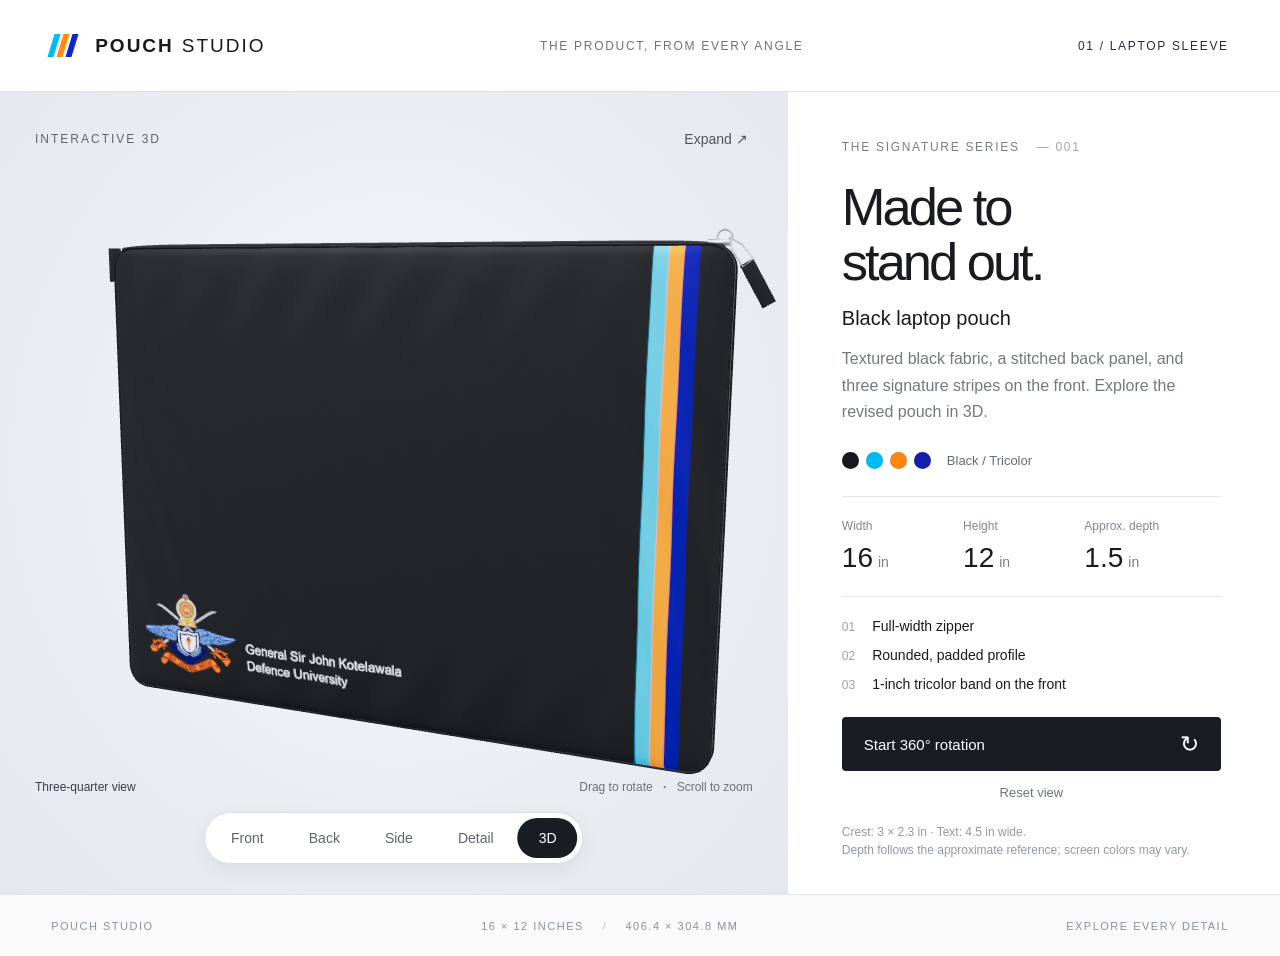
<file: index.html>
<!doctype html>
<html lang="en"><head><meta charset="UTF-8"><meta name="viewport" content="width=device-width,initial-scale=1"><meta name="theme-color" content="#101215"><meta name="description" content="Explore the black 16 × 12-inch laptop pouch in 3D. Rotate, zoom and inspect its signature three-color design."><title>Laptop Pouch | 3D Studio</title><link rel="stylesheet" href="style.css"><script type="importmap">{"imports":{"three":"./vendor/three.module.js"}}</script></head>
<body><header><a class="brand" href="./" aria-label="Pouch Studio home"><span class="brand-mark"><i></i><i></i><i></i></span>POUCH<span>STUDIO</span></a><span class="header-note">THE PRODUCT, FROM EVERY ANGLE</span><span class="collection">01 / LAPTOP SLEEVE</span></header>
<main><section class="viewer" aria-label="Interactive three-dimensional laptop pouch"><div class="viewer-top"><span class="eyebrow">INTERACTIVE 3D</span><button id="fullscreen" class="text-button" aria-label="Toggle fullscreen">Expand ↗</button></div><div id="canvas-host" tabindex="0" aria-label="3D model. Drag to rotate and scroll to zoom. Arrow keys rotate, plus and minus zoom."></div><div id="loading" role="status">Preparing your view<span></span></div><div class="viewer-bottom"><span id="view-label">Three-quarter view</span><span>Drag to rotate <b>·</b> Scroll to zoom</span></div><div class="view-controls" aria-label="Select model view"><button data-view="front">Front</button><button data-view="back">Back</button><button data-view="side">Side</button><button data-view="detail">Detail</button><button data-view="default" class="active">3D</button></div></section>
<aside><div class="product-number">THE SIGNATURE SERIES <span>— 001</span></div><h1>Made to<br>stand out.</h1><p class="product-name">Black laptop pouch</p><p class="description">Textured black fabric, a stitched back panel, and three signature stripes on the front. Explore the revised pouch in 3D.</p><div class="color-row"><span class="swatch black"></span><span class="swatch cyan"></span><span class="swatch orange"></span><span class="swatch blue"></span><span>Black / Tricolor</span></div><div class="specs"><div><span>Width</span><strong>16<span>in</span></strong></div><div><span>Height</span><strong>12<span>in</span></strong></div><div><span>Approx. depth</span><strong>1.5<span>in</span></strong></div></div><div class="features"><div><span>01</span>Full-width zipper</div><div><span>02</span>Rounded, padded profile</div><div><span>03</span>1-inch tricolor band on the front</div></div><button id="rotate" class="primary" aria-pressed="false"><span>Start 360° rotation</span><span>↻</span></button><button id="reset" class="reset">Reset view</button><p class="small-note">Crest: 3 × 2.3 in · Text: 4.5 in wide.<br>Depth follows the approximate reference; screen colors may vary.</p></aside></main><footer><span>POUCH STUDIO</span><span>16 × 12 INCHES <span class="slash">/</span> 406.4 × 304.8 MM</span><span>EXPLORE EVERY DETAIL</span></footer><script type="module" src="viewer.js"></script></body></html>
</file>
<file: style.css>
*{box-sizing:border-box}body{margin:0;background:#fafafa;color:#191b20;font-family:Arial,Helvetica,sans-serif}button,a{-webkit-tap-highlight-color:transparent}button{font:inherit;cursor:pointer}header{height:92px;display:flex;align-items:center;justify-content:space-between;padding:0 4%;border-bottom:1px solid #e1e3e6;background:white}.brand{text-decoration:none;color:#181a1e;display:flex;align-items:center;gap:8px;font-size:19px;letter-spacing:2px;font-weight:800}.brand>span:last-child{font-weight:400}.brand-mark{display:flex;transform:skew(-17deg);height:23px;gap:3px;margin-right:12px}.brand-mark i{width:6px;background:#04bafb}.brand-mark i:nth-child(2){background:#ff8b13}.brand-mark i:nth-child(3){background:#1025c7}.header-note,.collection{font-size:12px;letter-spacing:1.7px;color:#6d737d}.collection{color:#282c32}main{display:grid;grid-template-columns:minmax(0,1.6fr) minmax(350px,1fr);min-height:730px}.viewer{position:relative;min-width:0;background:radial-gradient(ellipse at 50% 46%,#f5f6f8 0%,#e9edf2 65%,#e4e8ee 100%);overflow:hidden;min-height:700px}.viewer-top{position:absolute;z-index:2;top:29px;left:35px;right:30px;display:flex;justify-content:space-between;align-items:center}.eyebrow{font-size:12px;letter-spacing:2px;color:#5e6570}.text-button{border:0;background:transparent;font-size:14px;color:#4d5561;padding:10px}.viewer-bottom{position:absolute;left:35px;right:35px;bottom:100px;display:flex;justify-content:space-between;gap:10px;font-size:12px;color:#68717b;pointer-events:none}.viewer-bottom b{padding:0 7px}#view-label{color:#353d47}#canvas-host{position:absolute;inset:0;outline:none;touch-action:none}canvas{display:block;width:100%;height:100%}.view-controls{position:absolute;bottom:30px;left:50%;transform:translateX(-50%);display:flex;background:#fff;padding:5px;border:1px solid #d8dee5;box-shadow:0 6px 20px #132c4810;border-radius:40px;gap:3px}.view-controls button{background:transparent;border:0;color:#5e6570;font-size:14px;padding:12px 21px;border-radius:30px}.view-controls .active{background:#191d24;color:white}aside{padding:48px 12% 35px 11%;background:#fff}.product-number{font-size:12px;letter-spacing:1.7px;color:#797d84}.product-number span{margin-left:12px;color:#a1a6af}h1{font-size:clamp(44px,4.1vw,65px);font-weight:500;letter-spacing:-3px;line-height:1.04;margin:26px 0 18px}.product-name{font-size:20px;margin:0 0 16px}.description{font-size:16px;line-height:1.65;color:#737981;margin:0;max-width:345px}.color-row{display:flex;align-items:center;gap:7px;margin:27px 0}.swatch{height:17px;width:17px;border-radius:50%;display:inline-block;border:1px solid #00000010}.black{background:#15191f}.cyan{background:#02bbf3}.orange{background:#ff8710}.blue{background:#1420ad}.color-row>span:last-child{font-size:13px;color:#656c75;margin-left:9px}.specs{display:grid;grid-template-columns:1fr 1fr 1.25fr;border-top:1px solid #e4e6e9;border-bottom:1px solid #e4e6e9;padding:22px 0;gap:12px}.specs>div>span{font-size:12px;color:#808792;display:block;margin-bottom:9px}.specs strong{font-size:28px;font-weight:500}.specs strong span{font-size:14px;margin-left:5px;color:#777f88}.specs .text-spec{font-size:15px;line-height:1.4;display:block}.features{margin:21px 0 25px}.features>div{font-size:14px;margin:13px 0}.features span{font-size:12px;color:#9ca2aa;margin-right:17px}.primary{background:#191d23;color:#fff;border:0;display:flex;align-items:center;justify-content:space-between;width:100%;padding:18px 22px;font-size:15px;border-radius:4px}.primary:hover{background:#303741}.primary>span:last-child{font-size:23px;line-height:18px}.reset{width:100%;border:0;background:transparent;color:#6c7380;padding:14px;font-size:13px}.small-note{color:#9399a2;font-size:12px;line-height:1.5;margin:9px 0 0}footer{min-height:62px;padding:20px 4%;display:flex;gap:20px;justify-content:space-between;align-items:center;border-top:1px solid #e0e3e7;font-size:11px;letter-spacing:1.5px;color:#8a919b}.slash{padding:0 14px;color:#bdc1c8}#loading{position:absolute;left:50%;top:48%;transform:translate(-50%,-50%);padding:17px 23px;border-radius:5px;background:#ffffffed;box-shadow:0 10px 40px #0001;font-size:14px;text-align:center;max-width:85%}#loading span{display:block;width:100%;height:2px;background:linear-gradient(90deg,#00bef7 33%,#ff8710 33%,#ff8710 66%,#1525c9 66%);margin-top:12px}button:focus-visible,a:focus-visible,#canvas-host:focus-visible{outline:3px solid #08a8ee;outline-offset:3px}.viewer:fullscreen{min-height:100%;height:100%;width:100%}@media(min-width:1600px){main{min-height:850px}aside{padding-top:75px}}@media(max-width:1000px){.header-note{display:none}main{grid-template-columns:minmax(0,1.2fr) minmax(310px,1fr)}aside{padding:40px 8%}.viewer-bottom{flex-direction:column;bottom:106px}.view-controls button{padding:11px 16px}h1{font-size:47px}}@media(max-width:740px){header{height:75px;padding:0 22px}.brand{font-size:16px;gap:5px}.brand-mark{margin-right:7px}.collection{font-size:10px;letter-spacing:.8px}main{display:flex;flex-direction:column}.viewer{min-height:520px;height:64vh;max-height:650px}.viewer-top{left:23px;right:16px;top:18px}.viewer-bottom{left:23px;bottom:91px;font-size:11px;gap:6px}.view-controls{bottom:20px}.view-controls button{padding:11px 19px}aside{padding:36px 27px}h1{font-size:56px;margin-top:23px}.description{max-width:100%}.specs{margin-top:25px}.small-note{text-align:center}footer{padding:22px 25px;flex-wrap:wrap;font-size:10px}footer>span:last-child{display:none}}@media(prefers-reduced-motion:reduce){*{scroll-behavior:auto}}
</file>
